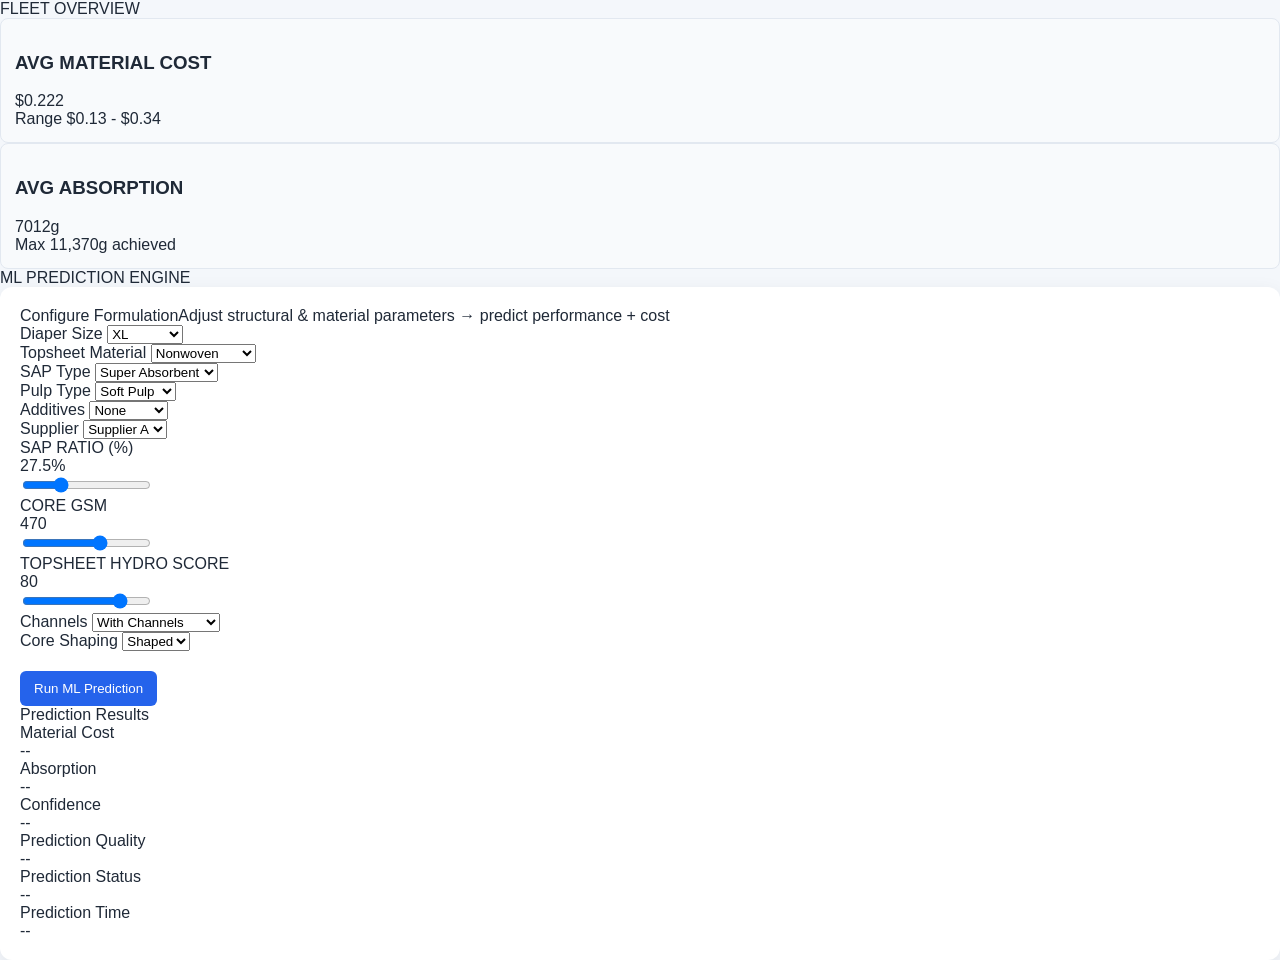
<file: index.html>
<!doctype html>
<html lang="en">
  <head>
    <meta charset="utf-8" />
    <meta name="viewport" content="width=device-width,initial-scale=1" />
    <title>Diaper ML Widget</title>
    <link rel="stylesheet" href="./css/styles.css">
  </head>
  <body>
    <div class="container">
      <div class="section-header">FLEET OVERVIEW</div>
      <section class="fleet">
        <div class="card">
          <div>
            <h3>AVG MATERIAL COST</h3>
            <div class="value green" id="materialCostValue">$0.222</div>
          </div>
          <div class="footer">Range $0.13 - $0.34</div>
        </div>

        <div class="card">
          <div>
            <h3>AVG ABSORPTION</h3>
            <div class="value blue" id="absorptionValue">7012g</div>
          </div>
          <div class="footer">Max 11,370g achieved</div>
        </div>
      </section>

      <!-- ML Prediction Engine -->
      <div class="section-header">ML PREDICTION ENGINE</div>
      <section class="panel">
        <div class="sub"><span class="sub-title">Configure Formulation</span><span class="sub-copy">Adjust structural &amp; material parameters → predict performance + cost</span></div>

        <form id="predictionForm">
          <div class="form-grid">
            <!-- First Row -->
            <div class="field">
              <label>Diaper Size</label>
              <select id="diaperSize" class="select">
                <option>Newborn</option>
                <option>Small</option>
                <option>Medium</option>
                <option>Large</option>
                <option selected>XL</option>
              </select>
            </div>

            <div class="field">
              <label>Topsheet Material</label>
              <select id="topsheetMaterial" class="select">
                <option>PP Spunbond</option>
                <option>PE Film</option>
                <option selected>Nonwoven</option>
              </select>
            </div>

            <!-- Second Row -->
            <div class="field">
              <label>SAP Type</label>
              <select id="sapType" class="select">
                <option>Standard</option>
                <option>Premium</option>
                <option selected>Super Absorbent</option>
              </select>
            </div>

            <div class="field">
              <label>Pulp Type</label>
              <select id="pulpType" class="select">
                <option>Untreated</option>
                <option>Treated</option>
                <option selected>Soft Pulp</option>
              </select>
            </div>

            <!-- Third Row -->
            <div class="field">
              <label>Additives</label>
              <select id="additives" class="select">
                <option selected>None</option>
                <option>Aloe</option>
                <option>Vitamin E</option>
              </select>
            </div>

            <div class="field">
              <label>Supplier</label>
              <select id="supplier" class="select">
                <option>BASF</option>
                <option>Dow</option>
                <option selected>Supplier A</option>
                <option>Supplier B</option>
              </select>
            </div>

            <!-- Sliders -->
            <div class="field">
              <div class="label-line"><label>SAP RATIO (%)</label><div class="range-value" id="sapRatioVal">27.5%</div></div>
              <input class="range-input" id="sapRatio" type="range" min="0" max="100" value="27.5" step="0.1">
            </div>

            <div class="field">
              <div class="label-line"><label>CORE GSM</label><div class="range-value" id="coreGsmVal">470</div></div>
              <input class="range-input" id="coreGsm" type="range" min="100" max="700" value="470" step="1">
            </div>

            <div class="field">
              <div class="label-line"><label>TOPSHEET HYDRO SCORE</label><div class="range-value" id="hydroScoreVal">80</div></div>
              <input class="range-input" id="hydroScore" type="range" min="0" max="100" value="80" step="1">
            </div>

            <div class="field blank-cell"></div>

            <div class="field">
              <label>Channels</label>
              <select id="channels" class="select">
                <option selected>With Channels</option>
                <option>Without Channels</option>
              </select>
            </div>

            <div class="field">
              <label>Core Shaping</label>
              <select id="coreShaping" class="select">
                <option selected>Shaped</option>
                <option>Round</option>
                <option>Flat</option>
              </select>
            </div>

          </div>

          <div class="full-width" style="margin-top:12px">
            <button id="predictButton" type="button" class="run-btn">
              <span id="buttonLabel">Run ML Prediction</span>
              <span id="buttonSpinner" class="spinner" style="display:none"></span>
            </button>
          </div>

          <div class="summary" id="predictionSummary" aria-live="polite">
            <div class="summary-title">Prediction Results</div>
            <div class="row"><div>Material Cost</div><div id="sumMaterial">--</div></div>
            <div class="row"><div>Absorption</div><div id="sumAbsorption">--</div></div>
            <div class="row"><div>Confidence</div><div id="sumConfidence">--</div></div>
            <div class="row"><div>Prediction Quality</div><div id="sumPrediction">--</div></div>
            <div class="row"><div>Prediction Status</div><div id="sumStatus">--</div></div>
            <div class="row"><div>Prediction Time</div><div id="sumTime">--</div></div>
          </div>

          <div class="message" id="messageArea"></div>

        </form>
      </section>
    </div>

    <script src="./js/app.js"></script>
  </body>
</html>
</file>
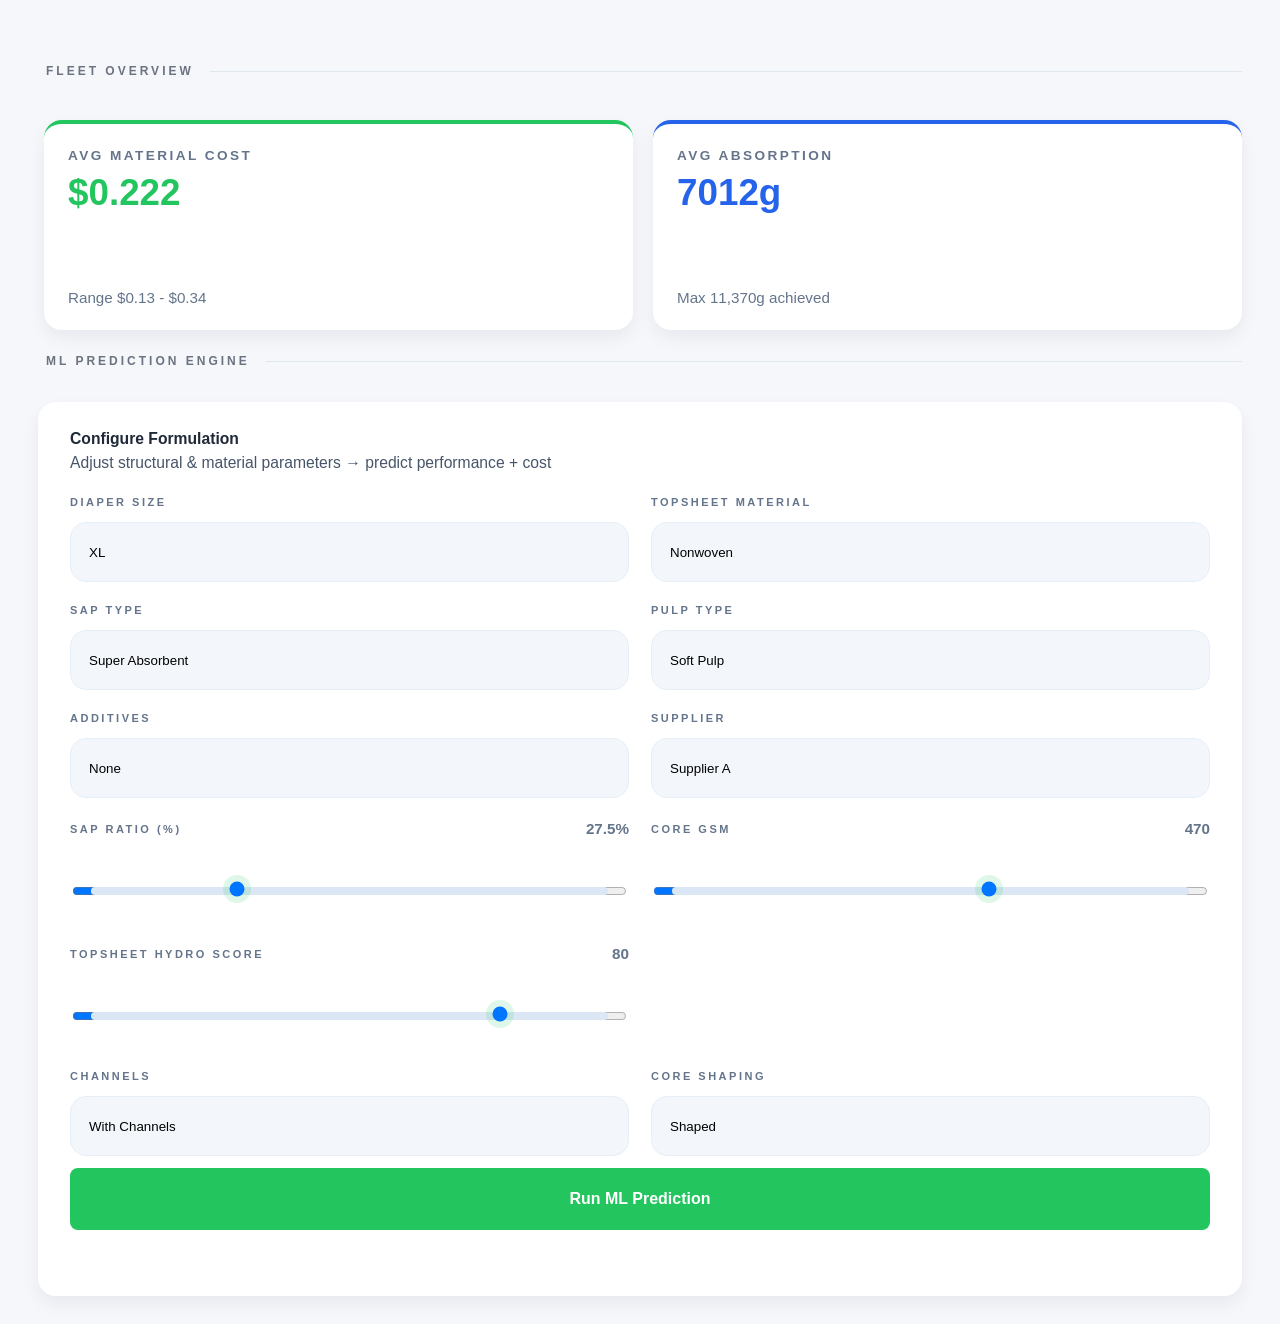
<file: src/index.html>
<!doctype html>
<html lang="en">
  <head>
    <meta charset="utf-8" />
    <meta name="viewport" content="width=device-width,initial-scale=1" />
    <title>Diaper ML Widget</title>
    <link rel="stylesheet" href="./css/main.css" />
  </head>
  <body>
    <div class="container">
      <div class="section-header">FLEET OVERVIEW</div>
      <section class="fleet">
        <div class="card">
          <div>
            <h3>AVG MATERIAL COST</h3>
            <div class="value green" id="materialCostValue">$0.222</div>
          </div>
          <div class="footer">Range $0.13 - $0.34</div>
        </div>

        <div class="card">
          <div>
            <h3>AVG ABSORPTION</h3>
            <div class="value blue" id="absorptionValue">7012g</div>
          </div>
          <div class="footer">Max 11,370g achieved</div>
        </div>
      </section>

      <!-- ML Prediction Engine -->
      <div class="section-header">ML PREDICTION ENGINE</div>
      <section class="panel">
        <div class="sub"><span class="sub-title">Configure Formulation</span><span class="sub-copy">Adjust structural &amp; material parameters → predict performance + cost</span></div>

        <form id="predictionForm">
          <div class="form-grid">
            <!-- First Row -->
            <div class="field">
              <label>Diaper Size</label>
              <select id="diaperSize" class="select">
                <option>Newborn</option>
                <option>Small</option>
                <option>Medium</option>
                <option>Large</option>
                <option selected>XL</option>
              </select>
            </div>

            <div class="field">
              <label>Topsheet Material</label>
              <select id="topsheetMaterial" class="select">
                <option>PP Spunbond</option>
                <option>PE Film</option>
                <option selected>Nonwoven</option>
              </select>
            </div>

            <!-- Second Row -->
            <div class="field">
              <label>SAP Type</label>
              <select id="sapType" class="select">
                <option>Standard</option>
                <option>Premium</option>
                <option selected>Super Absorbent</option>
              </select>
            </div>

            <div class="field">
              <label>Pulp Type</label>
              <select id="pulpType" class="select">
                <option>Untreated</option>
                <option>Treated</option>
                <option selected>Soft Pulp</option>
              </select>
            </div>

            <!-- Third Row -->
            <div class="field">
              <label>Additives</label>
              <select id="additives" class="select">
                <option selected>None</option>
                <option>Aloe</option>
                <option>Vitamin E</option>
              </select>
            </div>

            <div class="field">
              <label>Supplier</label>
              <select id="supplier" class="select">
                <option>BASF</option>
                <option>Dow</option>
                <option selected>Supplier A</option>
                <option>Supplier B</option>
              </select>
            </div>

            <!-- Sliders -->
            <div class="field">
              <div class="label-line"><label>SAP RATIO (%)</label><div class="range-value" id="sapRatioVal">27.5%</div></div>
              <input class="range-input" id="sapRatio" type="range" min="0" max="100" value="27.5" step="0.1">
            </div>

            <div class="field">
              <div class="label-line"><label>CORE GSM</label><div class="range-value" id="coreGsmVal">470</div></div>
              <input class="range-input" id="coreGsm" type="range" min="100" max="700" value="470" step="1">
            </div>

            <div class="field">
              <div class="label-line"><label>TOPSHEET HYDRO SCORE</label><div class="range-value" id="hydroScoreVal">80</div></div>
              <input class="range-input" id="hydroScore" type="range" min="0" max="100" value="80" step="1">
            </div>

            <div class="field blank-cell"></div>

            <div class="field">
              <label>Channels</label>
              <select id="channels" class="select">
                <option selected>With Channels</option>
                <option>Without Channels</option>
              </select>
            </div>

            <div class="field">
              <label>Core Shaping</label>
              <select id="coreShaping" class="select">
                <option selected>Shaped</option>
                <option>Round</option>
                <option>Flat</option>
              </select>
            </div>

          </div>

          <div class="full-width" style="margin-top:12px">
            <button id="predictButton" type="button" class="run-btn">
              <span id="buttonLabel">Run ML Prediction</span>
              <span id="buttonSpinner" class="spinner" style="display:none"></span>
            </button>
          </div>

          <div class="summary" id="predictionSummary" aria-live="polite">
            <div class="summary-title">Prediction Results</div>
            <div class="row"><div>Material Cost</div><div id="sumMaterial">--</div></div>
            <div class="row"><div>Absorption</div><div id="sumAbsorption">--</div></div>
            <div class="row"><div>Confidence</div><div id="sumConfidence">--</div></div>
            <div class="row"><div>Prediction Quality</div><div id="sumPrediction">--</div></div>
            <div class="row"><div>Prediction Status</div><div id="sumStatus">--</div></div>
            <div class="row"><div>Prediction Time</div><div id="sumTime">--</div></div>
          </div>

          <div class="message" id="messageArea"></div>

        </form>
      </section>
    </div>

    <script src="./js/app.js"></script>
  </body>
</html>
</file>
<file: css/styles.css>
body {
  margin: 0;
  font-family: Arial, sans-serif;
  background: #f4f7fb;
  color: #1f2937;
}

.app-shell {
  display: grid;
  grid-template-columns: 1.2fr 0.8fr;
  gap: 24px;
  padding: 24px;
}

.panel {
  background: #ffffff;
  border-radius: 12px;
  padding: 20px;
  box-shadow: 0 6px 20px rgba(15, 23, 42, 0.08);
}

.prediction-form {
  display: grid;
  gap: 12px;
}

.prediction-form label {
  display: flex;
  flex-direction: column;
  font-size: 0.95rem;
  gap: 4px;
}

.prediction-form input {
  padding: 8px 10px;
  border: 1px solid #cbd5e1;
  border-radius: 6px;
}

button {
  margin-top: 8px;
  padding: 10px 14px;
  border: none;
  border-radius: 6px;
  background: #2563eb;
  color: white;
  cursor: pointer;
  display: inline-flex;
  align-items: center;
  justify-content: center;
  gap: 8px;
}

button:disabled {
  opacity: 0.8;
  cursor: progress;
}

.spinner {
  width: 12px;
  height: 12px;
  border: 2px solid rgba(255, 255, 255, 0.4);
  border-top-color: #ffffff;
  border-radius: 50%;
  animation: spin 0.8s linear infinite;
}

.form-message {
  min-height: 1.2rem;
  margin-top: 4px;
  font-size: 0.9rem;
  color: #2563eb;
}

.form-message.error {
  color: #dc2626;
}

@keyframes spin {
  to {
    transform: rotate(360deg);
  }
}

.cards {
  display: grid;
  gap: 12px;
}

.card {
  padding: 14px;
  border: 1px solid #e2e8f0;
  border-radius: 8px;
  background: #f8fafc;
}

.card span {
  display: block;
  font-size: 0.9rem;
  color: #64748b;
}

.card strong {
  font-size: 1.3rem;
  margin-top: 4px;
  display: block;
}

/* Prediction Results panel */
/* Small floating prediction summary (keeps original UI intact) */
.predict-control {
  position: relative;
  display: inline-block;
}

.prediction-summary {
  position: absolute;
  right: 0;
  top: 100%;
  margin-top: 8px;
  min-width: 180px;
  padding: 8px 10px;
  border-radius: 8px;
  background: #f8fafc;
  border: 1px solid #e6eef8;
  box-shadow: 0 8px 20px rgba(15, 23, 42, 0.06);
  opacity: 0;
  transform: translateY(6px);
  transition: opacity 220ms ease, transform 220ms ease;
  z-index: 12;
}

.prediction-summary.visible {
  opacity: 1;
  transform: translateY(0);
}

.prediction-summary .summary-row {
  display: flex;
  justify-content: space-between;
  gap: 8px;
  align-items: baseline;
  padding: 4px 0;
}

.prediction-summary .summary-row span {
  font-size: 0.85rem;
  color: #64748b;
}

.prediction-summary .summary-row strong {
  font-size: 0.98rem;
  color: #0f172a;
}
</file>
<file: src/css/main.css>
/* Main styles for Diaper ML Widget - exact structure and theme as requested */
:root{
  --blue:#2563eb;
  --green:#22c55e;
  --bg:#f5f7fb;
  --white:#ffffff;
  --muted:#64748b;
  --card-shadow: 0 8px 18px rgba(15,23,42,0.06);
  --radius:12px;
  font-family: 'Segoe UI', Tahoma, Geneva, Verdana, sans-serif;
}

*{box-sizing:border-box}
html,body{height:100%;margin:0;background:var(--bg);color:#0f172a}

.container{max-width:1260px;margin:36px auto;padding:28px;display:grid;gap:24px}

.fleet{display:grid;grid-template-columns:1fr 1fr;gap:20px;margin-top:8px;padding-left:6px}
.card{background:var(--white);border-radius:18px;padding:24px;box-shadow:var(--card-shadow);display:flex;flex-direction:column;justify-content:space-between;min-height:210px;border-top:4px solid transparent}
.card h3{margin:0;font-size:0.85rem;color:var(--muted);letter-spacing:0.18em;margin-bottom:10px}
.card .value{font-size:2.3rem;font-weight:800;margin-top:12px;line-height:1}
.card .value.green{color:var(--green)}
.card .value.blue{color:var(--blue)}
.card .footer{margin-top:18px;font-size:0.95rem;color:var(--muted)}
.card:first-child{border-top-color:var(--green)}
.card:last-child{border-top-color:var(--blue)}

.panel{background:var(--white);border-radius:18px;padding:28px 32px 32px 32px;box-shadow:var(--card-shadow)}
.section-header{font-size:12px;letter-spacing:0.25em;text-transform:uppercase;color:#6B7280;font-weight:600;display:flex;align-items:center;gap:16px;margin-bottom:10px;padding-left:8px}
.section-header::after{content:'';display:block;height:1px;background:#dfe7ef;flex:1}
.panel .sub{font-size:0.98rem;margin-bottom:24px}
.panel .sub-title{display:block;font-weight:700;color:#1f2937;margin-bottom:6px}
.panel .sub-copy{display:block;color:#475569}

.form-grid{display:grid;grid-template-columns:1fr 1fr;gap:22px}
.field{display:flex;flex-direction:column;gap:14px}
.stacked-fields{display:flex;flex-direction:column;gap:8px}
.field-core{margin-top:0}
.field label{font-size:11px;color:#64748B;text-transform:uppercase;letter-spacing:2.5px;font-weight:600}
.select, .range-input, .text{padding:15px 18px;border:1px solid #e6eef8;border-radius:16px;background:#f3f7fb;min-height:60px}
.select{appearance:none;cursor:pointer}

.label-line{display:flex;justify-content:space-between;align-items:center}
.label-line .range-value{font-size:0.95rem;color:#64748B;font-weight:700}
.range-input{margin-top:10px;height:8px;cursor:pointer}
.core-shaping-field{margin-top:8px}
.range-input::-webkit-slider-runnable-track{height:8px;border-radius:999px;background:#dbe7f4}
.range-input::-webkit-slider-thumb{height:20px;width:20px;border-radius:50%;background:var(--green);border:none;margin-top:-6px;cursor:pointer;box-shadow:0 0 0 6px rgba(34,197,94,0.14)}
.range-input::-moz-range-track{height:10px;border-radius:999px;background:#dbe7f4}
.range-input::-moz-range-thumb{height:20px;width:20px;border-radius:50%;background:var(--green);border:none;cursor:pointer;box-shadow:0 0 0 6px rgba(34,197,94,0.14)}
.range-input::-ms-track{height:10px;border-radius:999px;background:transparent;border-color:transparent;color:transparent}
.range-input::-ms-fill-lower{background:#dbe7f4;border-radius:999px}
.range-input::-ms-fill-upper{background:#dbe7f4;border-radius:999px}
.range-input::-ms-thumb{height:20px;width:20px;border-radius:50%;background:var(--green);border:none;cursor:pointer;box-shadow:0 0 0 6px rgba(34,197,94,0.14)}


.full-width{grid-column:1/-1;margin-top:20px}
.run-btn{background:var(--green);color:var(--white);border:none;padding:16px 20px;border-radius:8px;font-size:16px;font-weight:600;cursor:pointer;width:100%;display:inline-flex;align-items:center;justify-content:center;gap:12px;transition:transform 120ms ease,box-shadow 120ms ease;min-height:62px}
.run-btn:hover{transform:translateY(-2px);box-shadow:0 10px 24px rgba(34,197,94,0.18)}
.run-btn:disabled{opacity:0.7;cursor:progress;transform:none}

.spinner{width:16px;height:16px;border:2px solid rgba(255,255,255,0.35);border-top-color:rgba(255,255,255,0.95);border-radius:50%;animation:spin .8s linear infinite}
@keyframes spin{to{transform:rotate(360deg)}}

.summary{margin-top:18px;display:none;opacity:0;transform:translateY(6px);transition:opacity 260ms ease,transform 260ms ease;max-width:380px}
.summary.visible{display:block;opacity:1;transform:translateY(0)}
.summary .row{display:flex;justify-content:space-between;padding:12px 16px;background:var(--white);border-radius:14px;border:1px solid #e6eef8;margin-bottom:10px;box-shadow:0 6px 20px rgba(15,23,42,0.05)}
.summary .row:last-child{margin-bottom:0}
.summary .row div:first-child{font-size:0.75rem;color:#64748B;text-transform:uppercase;letter-spacing:0.12em}
.summary .row div:last-child{font-size:0.95rem;font-weight:700;color:#0f172a}
.message{margin-top:14px;min-height:20px;font-weight:500;display:flex;align-items:center;gap:8px;color:#0f172a}
.message.message-success{color:var(--green);font-weight:600}
.message.message-success::before{content:'✓';display:inline-block;width:16px;text-align:center;color:var(--green);font-weight:600}
.message.message-error{color:#ef4444}
#sumStatus.status-success{color:var(--green);font-weight:600}
#sumStatus.status-error{color:#ef4444;font-weight:600}
#sumStatus.status-pending{color:var(--blue);font-weight:600}

/* Responsive adjustments */
@media (max-width:900px){.fleet{grid-template-columns:1fr;}.form-grid{grid-template-columns:1fr}.form-row{grid-template-columns:1fr}.container{padding:14px}}
</file>
